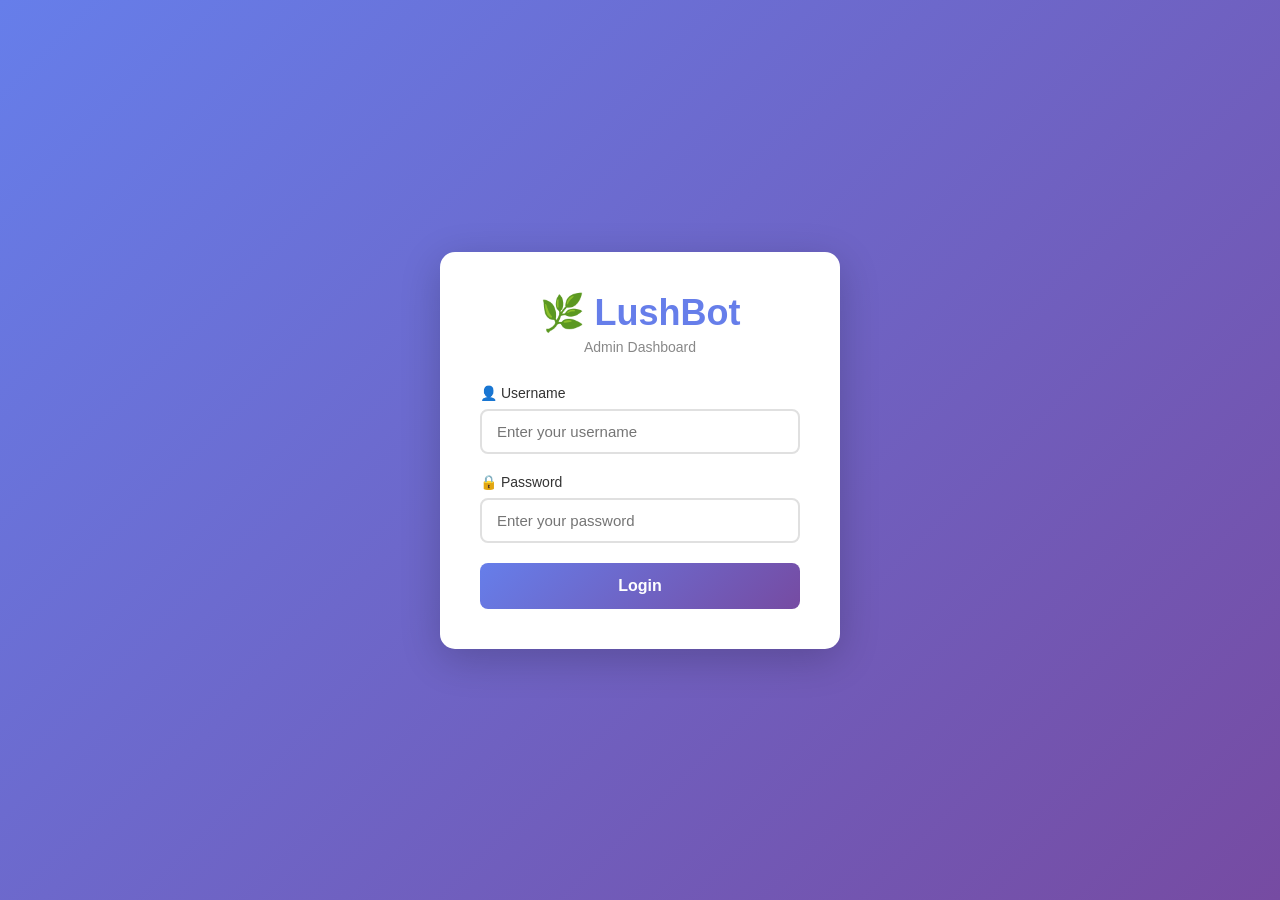
<file: frontend/login.html>
<!DOCTYPE html>
<html lang="en">
<head>
    <meta charset="UTF-8">
    <meta name="viewport" content="width=device-width, initial-scale=1.0">
    <title>LushBot Admin - Login</title>
    <link rel="stylesheet" href="style_login.css">
</head>
<body>
    <div class="login-container">
        <div class="login-box">
            <div class="logo">
                <h1>🌿 LushBot</h1>
                <p>Admin Dashboard</p>
            </div>
            
            <form id="loginForm">
                <div class="input-group">
                    <label for="username">👤 Username</label>
                    <input 
                        type="text" 
                        id="username" 
                        name="username" 
                        placeholder="Enter your username" 
                        required
                        autocomplete="username"
                    >
                </div>
                
                <div class="input-group">
                    <label for="password">🔒 Password</label>
                    <input 
                        type="password" 
                        id="password" 
                        name="password" 
                        placeholder="Enter your password" 
                        required
                        autocomplete="current-password"
                    >
                </div>
                
                <div class="error-message" id="errorMessage"></div>
                
                <button type="submit" class="login-btn">
                    <span class="btn-text">Login</span>
                    <span class="btn-loading" style="display: none;">
                        <span class="spinner"></span> Logging in...
                    </span>
                </button>
            </form>
            
           
        </div>
    </div>

    <script>
        const loginForm = document.getElementById('loginForm');
        const errorMessage = document.getElementById('errorMessage');
        const btnText = document.querySelector('.btn-text');
        const btnLoading = document.querySelector('.btn-loading');

        loginForm.addEventListener('submit', async (e) => {
            e.preventDefault();
            
            // Clear previous errors
            errorMessage.textContent = '';
            errorMessage.style.display = 'none';
            
            // Show loading state
            btnText.style.display = 'none';
            btnLoading.style.display = 'flex';
            
            const username = document.getElementById('username').value;
            const password = document.getElementById('password').value;
            
            try {
                const response = await fetch('http://localhost:5000/api/login', {
                    method: 'POST',
                    headers: {
                        'Content-Type': 'application/json',
                    },
                    body: JSON.stringify({ username, password })
                });
                
                const data = await response.json();
                
                if (response.ok) {
                    // Store token
                    localStorage.setItem('authToken', data.token);
                    localStorage.setItem('username', username);
                    
                    // Redirect to logs page
                    window.location.href = 'logs.html';
                } else {
                    // Show error
                    errorMessage.textContent = data.error || 'Invalid credentials';
                    errorMessage.style.display = 'block';
                }
            } catch (error) {
                errorMessage.textContent = 'Server error. Make sure Flask is running on port 5000.';
                errorMessage.style.display = 'block';
            } finally {
                // Reset button state
                btnText.style.display = 'inline';
                btnLoading.style.display = 'none';
            }
        });
    </script>
</body>
</html>
</file>
<file: frontend/style_login.css>
* {
    margin: 0;
    padding: 0;
    box-sizing: border-box;
}

body {
    font-family: 'Segoe UI', Tahoma, Geneva, Verdana, sans-serif;
    background: linear-gradient(135deg, #667eea 0%, #764ba2 100%);
    min-height: 100vh;
    display: flex;
    align-items: center;
    justify-content: center;
}

.login-container {
    width: 100%;
    padding: 20px;
}

.login-box {
    background: white;
    max-width: 400px;
    margin: 0 auto;
    padding: 40px;
    border-radius: 15px;
    box-shadow: 0 10px 40px rgba(0, 0, 0, 0.2);
}

.logo {
    text-align: center;
    margin-bottom: 30px;
}

.logo h1 {
    font-size: 36px;
    color: #667eea;
    margin-bottom: 5px;
}

.logo p {
    color: #888;
    font-size: 14px;
}

.input-group {
    margin-bottom: 20px;
}

.input-group label {
    display: block;
    margin-bottom: 8px;
    color: #333;
    font-weight: 500;
    font-size: 14px;
}

.input-group input {
    width: 100%;
    padding: 12px 15px;
    border: 2px solid #e0e0e0;
    border-radius: 8px;
    font-size: 15px;
    transition: all 0.3s;
}

.input-group input:focus {
    outline: none;
    border-color: #667eea;
    box-shadow: 0 0 0 3px rgba(102, 126, 234, 0.1);
}

.error-message {
    background: #fee;
    color: #c33;
    padding: 10px 15px;
    border-radius: 5px;
    margin-bottom: 15px;
    font-size: 14px;
    display: none;
    border-left: 4px solid #c33;
}

.login-btn {
    width: 100%;
    padding: 14px;
    background: linear-gradient(135deg, #667eea 0%, #764ba2 100%);
    color: white;
    border: none;
    border-radius: 8px;
    font-size: 16px;
    font-weight: 600;
    cursor: pointer;
    transition: all 0.3s;
    display: flex;
    align-items: center;
    justify-content: center;
}

.login-btn:hover {
    transform: translateY(-2px);
    box-shadow: 0 5px 20px rgba(102, 126, 234, 0.4);
}

.login-btn:active {
    transform: translateY(0);
}

.btn-loading {
    display: flex;
    align-items: center;
    justify-content: center;
    gap: 10px;
}

.spinner {
    border: 2px solid rgba(255, 255, 255, 0.3);
    border-top: 2px solid white;
    border-radius: 50%;
    width: 16px;
    height: 16px;
    animation: spin 0.8s linear infinite;
}

@keyframes spin {
    0% { transform: rotate(0deg); }
    100% { transform: rotate(360deg); }
}

.demo-credentials {
    margin-top: 25px;
    padding: 15px;
    background: #f8f9ff;
    border-radius: 8px;
    text-align: center;
    border: 1px dashed #667eea;
}

.demo-credentials p {
    margin: 5px 0;
    font-size: 13px;
    color: #666;
}

.demo-credentials code {
    background: white;
    padding: 2px 8px;
    border-radius: 4px;
    color: #667eea;
    font-weight: 600;
}
</file>
